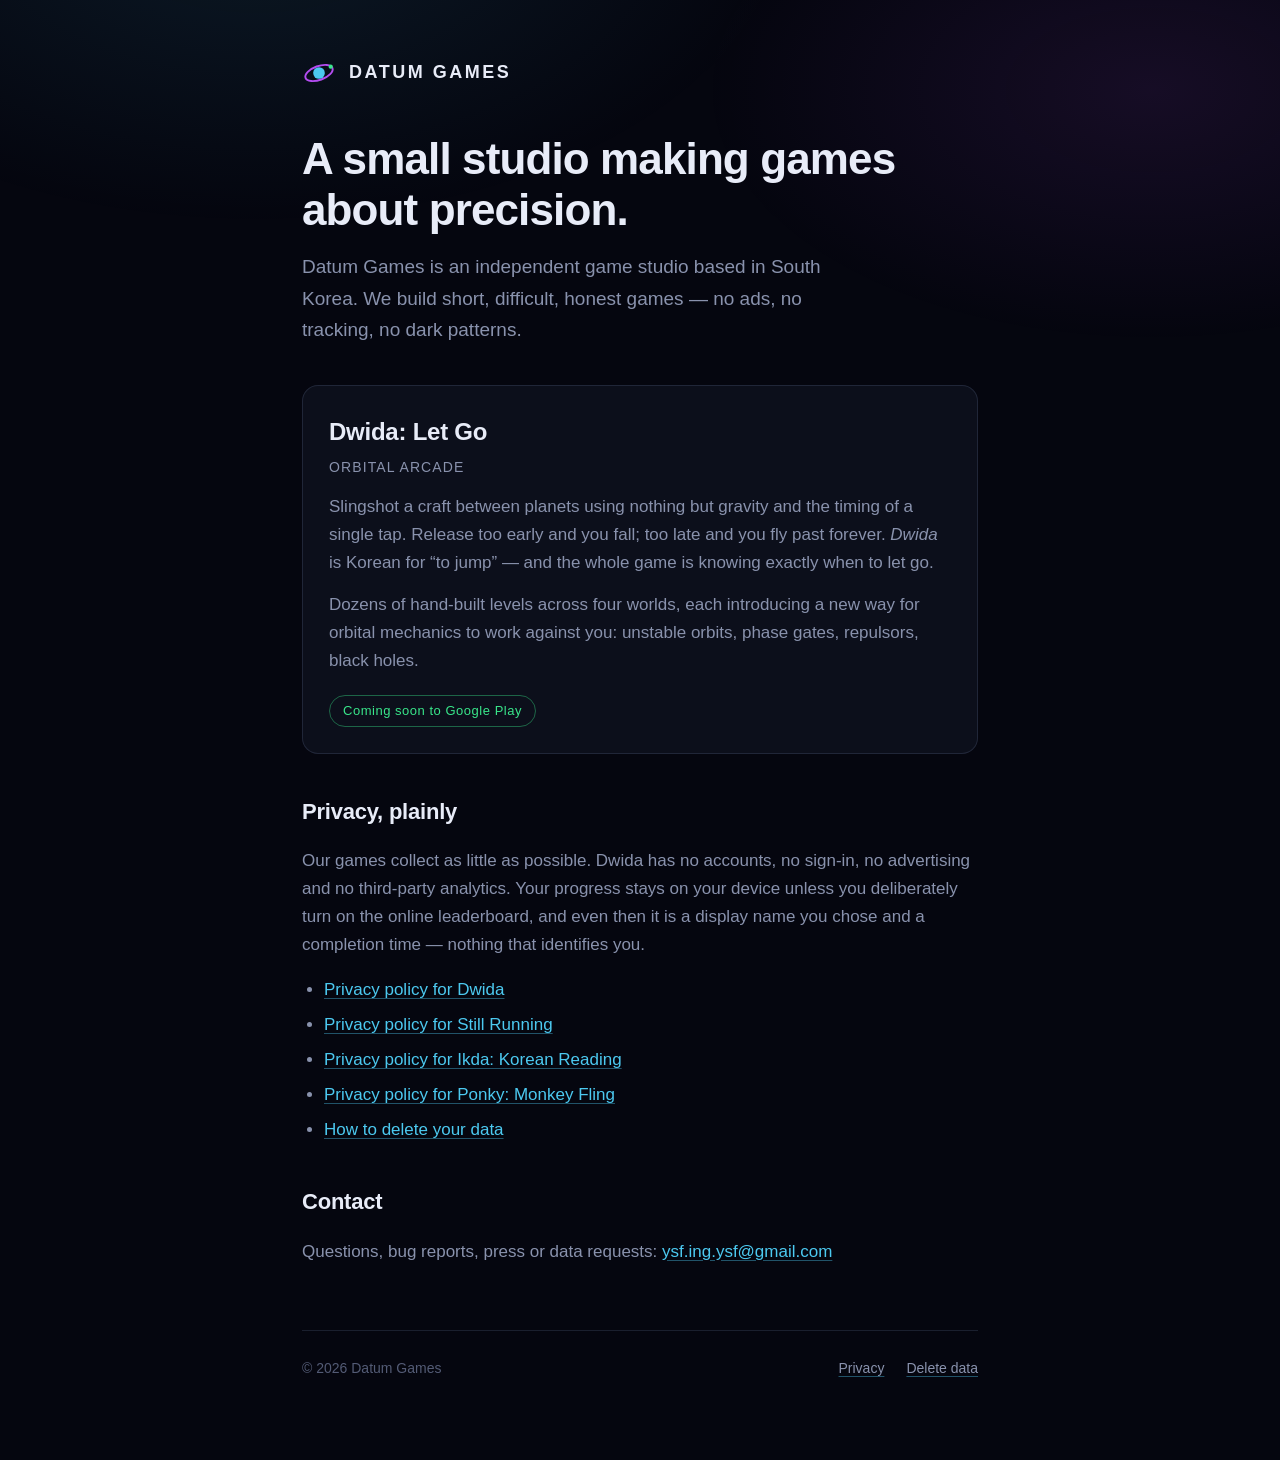
<file: index.html>
<!doctype html>
<html lang="en">
<head>
<meta charset="utf-8">
<meta name="viewport" content="width=device-width, initial-scale=1">
<title>Datum Games</title>
<meta name="description" content="Datum Games is a small independent game studio. We make Dwida, a one-tap orbital arcade game about timing.">
<link rel="stylesheet" href="style.css">
<link rel="icon" href="data:image/svg+xml,<svg xmlns='http://www.w3.org/2000/svg' viewBox='0 0 32 32'><circle cx='16' cy='16' r='5' fill='%234CC9F0'/><ellipse cx='16' cy='16' rx='13' ry='6' fill='none' stroke='%23B34CF0' stroke-width='2'/></svg>">
</head>
<body>
<div class="wrap">

  <a class="brand" href="./">
    <svg class="mark" viewBox="0 0 32 32" aria-hidden="true">
      <ellipse cx="16" cy="16" rx="13.5" ry="6.5" fill="none" stroke="#B34CF0" stroke-width="1.8" transform="rotate(-20 16 16)"/>
      <circle cx="16" cy="16" r="5.5" fill="#4CC9F0"/>
      <circle cx="27" cy="10" r="2" fill="#39E68B"/>
    </svg>
    <span class="brand-name">Datum Games</span>
  </a>

  <h1>A small studio making games about precision.</h1>
  <p class="lede">
    Datum Games is an independent game studio based in South Korea. We build
    short, difficult, honest games — no ads, no tracking, no dark patterns.
  </p>

  <div class="game">
    <h2>Dwida: Let Go</h2>
    <p class="tagline">Orbital arcade</p>
    <p>
      Slingshot a craft between planets using nothing but gravity and the
      timing of a single tap. Release too early and you fall; too late and you
      fly past forever. <em>Dwida</em> is Korean for “to jump” — and the whole
      game is knowing exactly when to let go.
    </p>
    <p>
      Dozens of hand-built levels across four worlds, each introducing a new
      way for orbital mechanics to work against you: unstable orbits, phase
      gates, repulsors, black holes.
    </p>
    <span class="status">Coming soon to Google Play</span>
  </div>

  <h2>Privacy, plainly</h2>
  <p>
    Our games collect as little as possible. Dwida has no accounts, no
    sign-in, no advertising and no third-party analytics. Your progress stays
    on your device unless you deliberately turn on the online leaderboard, and
    even then it is a display name you chose and a completion time — nothing
    that identifies you.
  </p>
  <ul>
    <li><a href="privacy.html">Privacy policy for Dwida</a></li>
    <li><a href="still-running-privacy.html">Privacy policy for Still Running</a></li>
    <li><a href="ikda-privacy.html">Privacy policy for Ikda: Korean Reading</a></li>
    <li><a href="ponky-privacy.html">Privacy policy for Ponky: Monkey Fling</a></li>
    <li><a href="delete-data.html">How to delete your data</a></li>
  </ul>

  <h2>Contact</h2>
  <p>
    Questions, bug reports, press or data requests:
    <a href="mailto:ysf.ing.ysf@gmail.com">ysf.ing.ysf@gmail.com</a>
  </p>

  <footer>
    <span>© 2026 Datum Games</span>
    <span class="spacer"></span>
    <a href="privacy.html">Privacy</a>
    <a href="delete-data.html">Delete data</a>
  </footer>

</div>
</body>
</html>
</file>
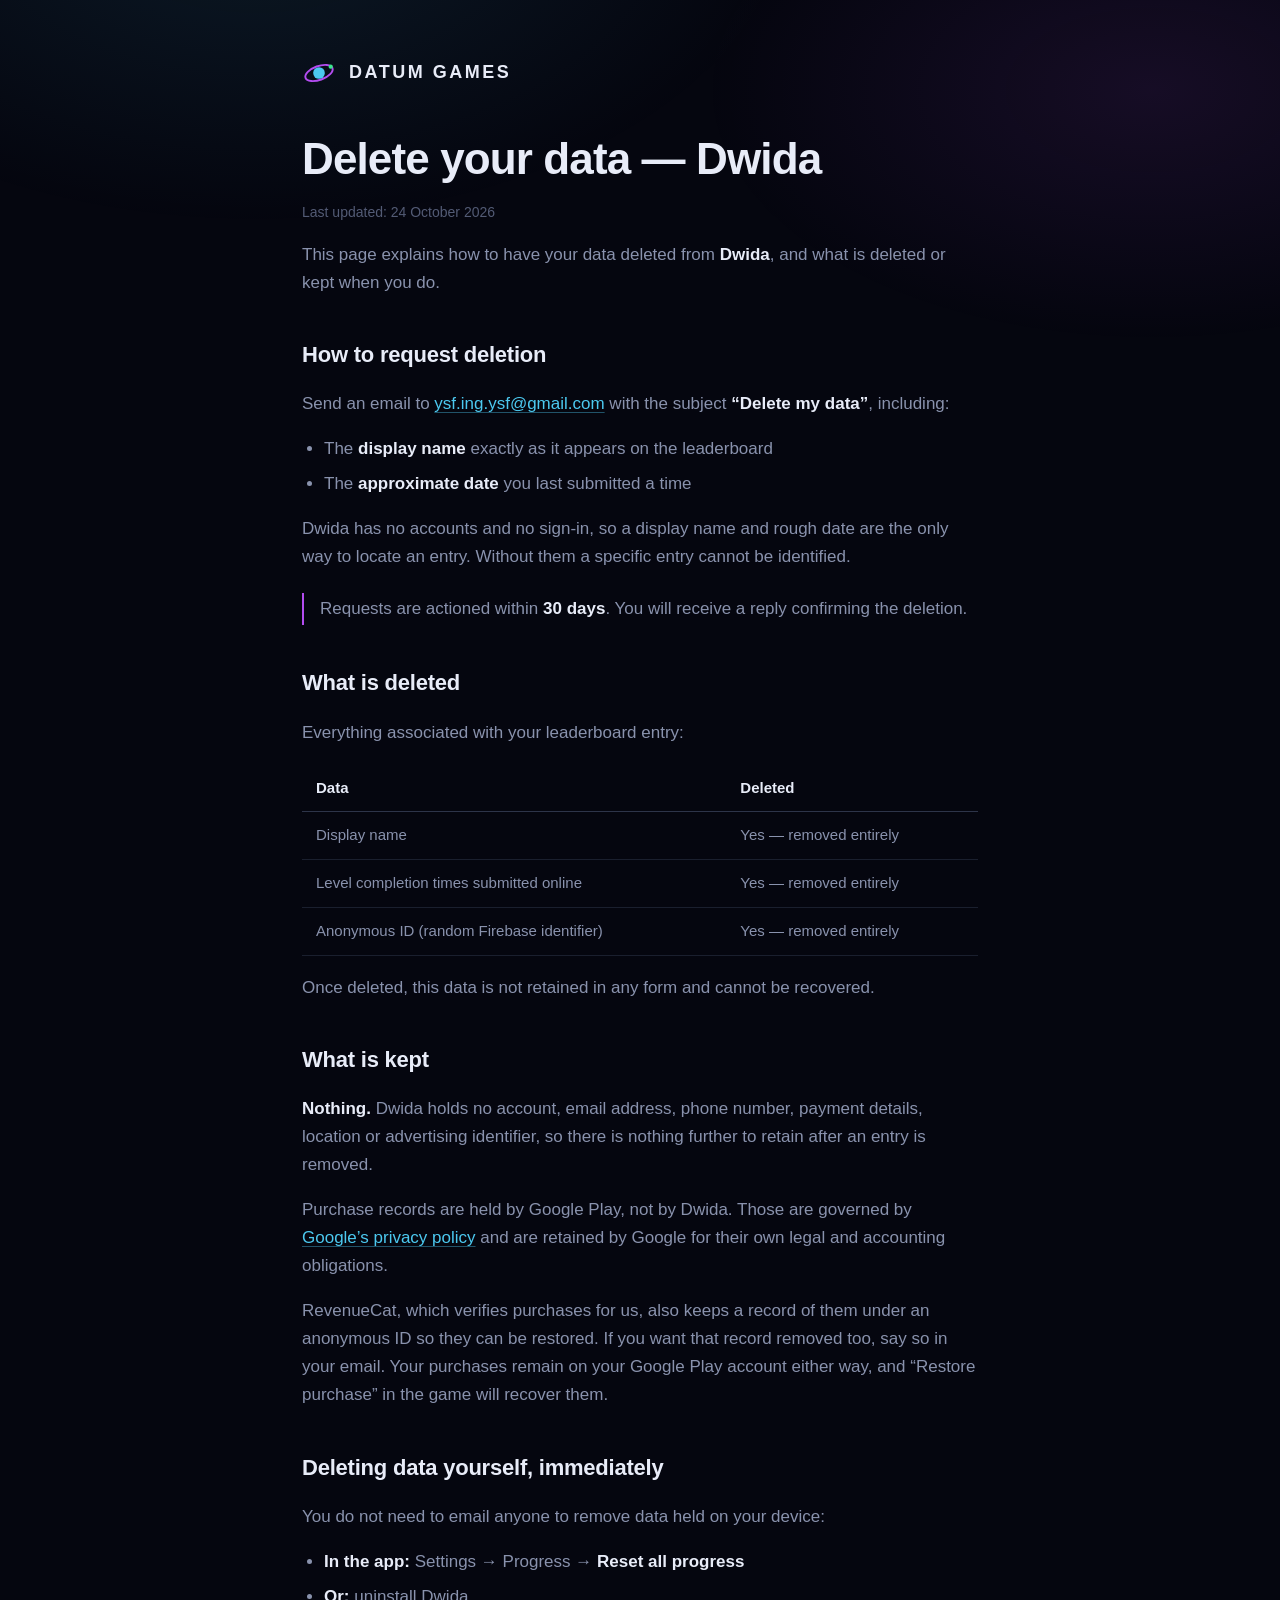
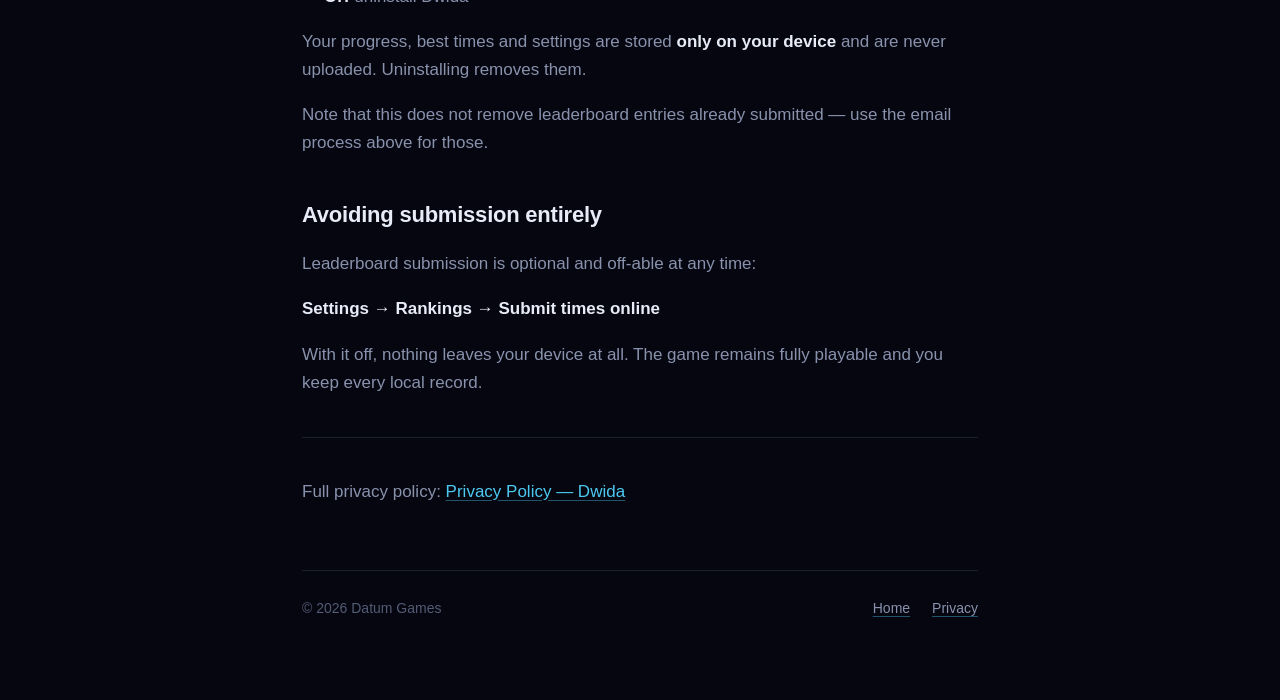
<file: delete-data.html>
<!doctype html>
<html lang="en">
<head>
<meta charset="utf-8">
<meta name="viewport" content="width=device-width, initial-scale=1">
<title>Delete your data — Dwida | Datum Games</title>
<meta name="description" content="How to have your data deleted from Dwida, and what is deleted or kept when you do.">
<link rel="stylesheet" href="style.css">
<link rel="icon" href="data:image/svg+xml,<svg xmlns='http://www.w3.org/2000/svg' viewBox='0 0 32 32'><circle cx='16' cy='16' r='5' fill='%234CC9F0'/><ellipse cx='16' cy='16' rx='13' ry='6' fill='none' stroke='%23B34CF0' stroke-width='2'/></svg>">
</head>
<body>
<div class="wrap">

  <a class="brand" href="./">
    <svg class="mark" viewBox="0 0 32 32" aria-hidden="true">
      <ellipse cx="16" cy="16" rx="13.5" ry="6.5" fill="none" stroke="#B34CF0" stroke-width="1.8" transform="rotate(-20 16 16)"/>
      <circle cx="16" cy="16" r="5.5" fill="#4CC9F0"/>
      <circle cx="27" cy="10" r="2" fill="#39E68B"/>
    </svg>
    <span class="brand-name">Datum Games</span>
  </a>

  <h1>Delete your data — Dwida</h1>
  <p class="updated">Last updated: 24 October 2026</p>

  <p>
    This page explains how to have your data deleted from <strong>Dwida</strong>,
    and what is deleted or kept when you do.
  </p>

  <h2>How to request deletion</h2>
  <p>
    Send an email to <a href="mailto:ysf.ing.ysf@gmail.com?subject=Delete%20my%20data">ysf.ing.ysf@gmail.com</a>
    with the subject <strong>“Delete my data”</strong>, including:
  </p>
  <ul>
    <li>The <strong>display name</strong> exactly as it appears on the leaderboard</li>
    <li>The <strong>approximate date</strong> you last submitted a time</li>
  </ul>
  <p>
    Dwida has no accounts and no sign-in, so a display name and rough date are
    the only way to locate an entry. Without them a specific entry cannot be
    identified.
  </p>
  <p class="note">
    Requests are actioned within <strong>30 days</strong>. You will receive a
    reply confirming the deletion.
  </p>

  <h2>What is deleted</h2>
  <p>Everything associated with your leaderboard entry:</p>

  <div class="table-scroll">
  <table>
    <thead>
      <tr><th>Data</th><th>Deleted</th></tr>
    </thead>
    <tbody>
      <tr><td>Display name</td><td>Yes — removed entirely</td></tr>
      <tr><td>Level completion times submitted online</td><td>Yes — removed entirely</td></tr>
      <tr><td>Anonymous ID (random Firebase identifier)</td><td>Yes — removed entirely</td></tr>
    </tbody>
  </table>
  </div>

  <p>
    Once deleted, this data is not retained in any form and cannot be recovered.
  </p>

  <h2>What is kept</h2>
  <p>
    <strong>Nothing.</strong> Dwida holds no account, email address, phone
    number, payment details, location or advertising identifier, so there is
    nothing further to retain after an entry is removed.
  </p>
  <p>
    Purchase records are held by Google Play, not by Dwida. Those are governed
    by <a href="https://policies.google.com/privacy">Google’s privacy policy</a>
    and are retained by Google for their own legal and accounting obligations.
  </p>
  <p>
    RevenueCat, which verifies purchases for us, also keeps a record of them
    under an anonymous ID so they can be restored. If you want that record
    removed too, say so in your email. Your purchases remain on your Google Play
    account either way, and “Restore purchase” in the game will recover them.
  </p>

  <h2>Deleting data yourself, immediately</h2>
  <p>You do not need to email anyone to remove data held on your device:</p>
  <ul>
    <li><strong>In the app:</strong> Settings → Progress → <strong>Reset all progress</strong></li>
    <li><strong>Or:</strong> uninstall Dwida</li>
  </ul>
  <p>
    Your progress, best times and settings are stored <strong>only on your
    device</strong> and are never uploaded. Uninstalling removes them.
  </p>
  <p>
    Note that this does not remove leaderboard entries already submitted — use
    the email process above for those.
  </p>

  <h2>Avoiding submission entirely</h2>
  <p>Leaderboard submission is optional and off-able at any time:</p>
  <p><strong>Settings → Rankings → Submit times online</strong></p>
  <p>
    With it off, nothing leaves your device at all. The game remains fully
    playable and you keep every local record.
  </p>

  <hr>

  <p>Full privacy policy: <a href="privacy.html">Privacy Policy — Dwida</a></p>

  <footer>
    <span>© 2026 Datum Games</span>
    <span class="spacer"></span>
    <a href="./">Home</a>
    <a href="privacy.html">Privacy</a>
  </footer>

</div>
</body>
</html>
</file>
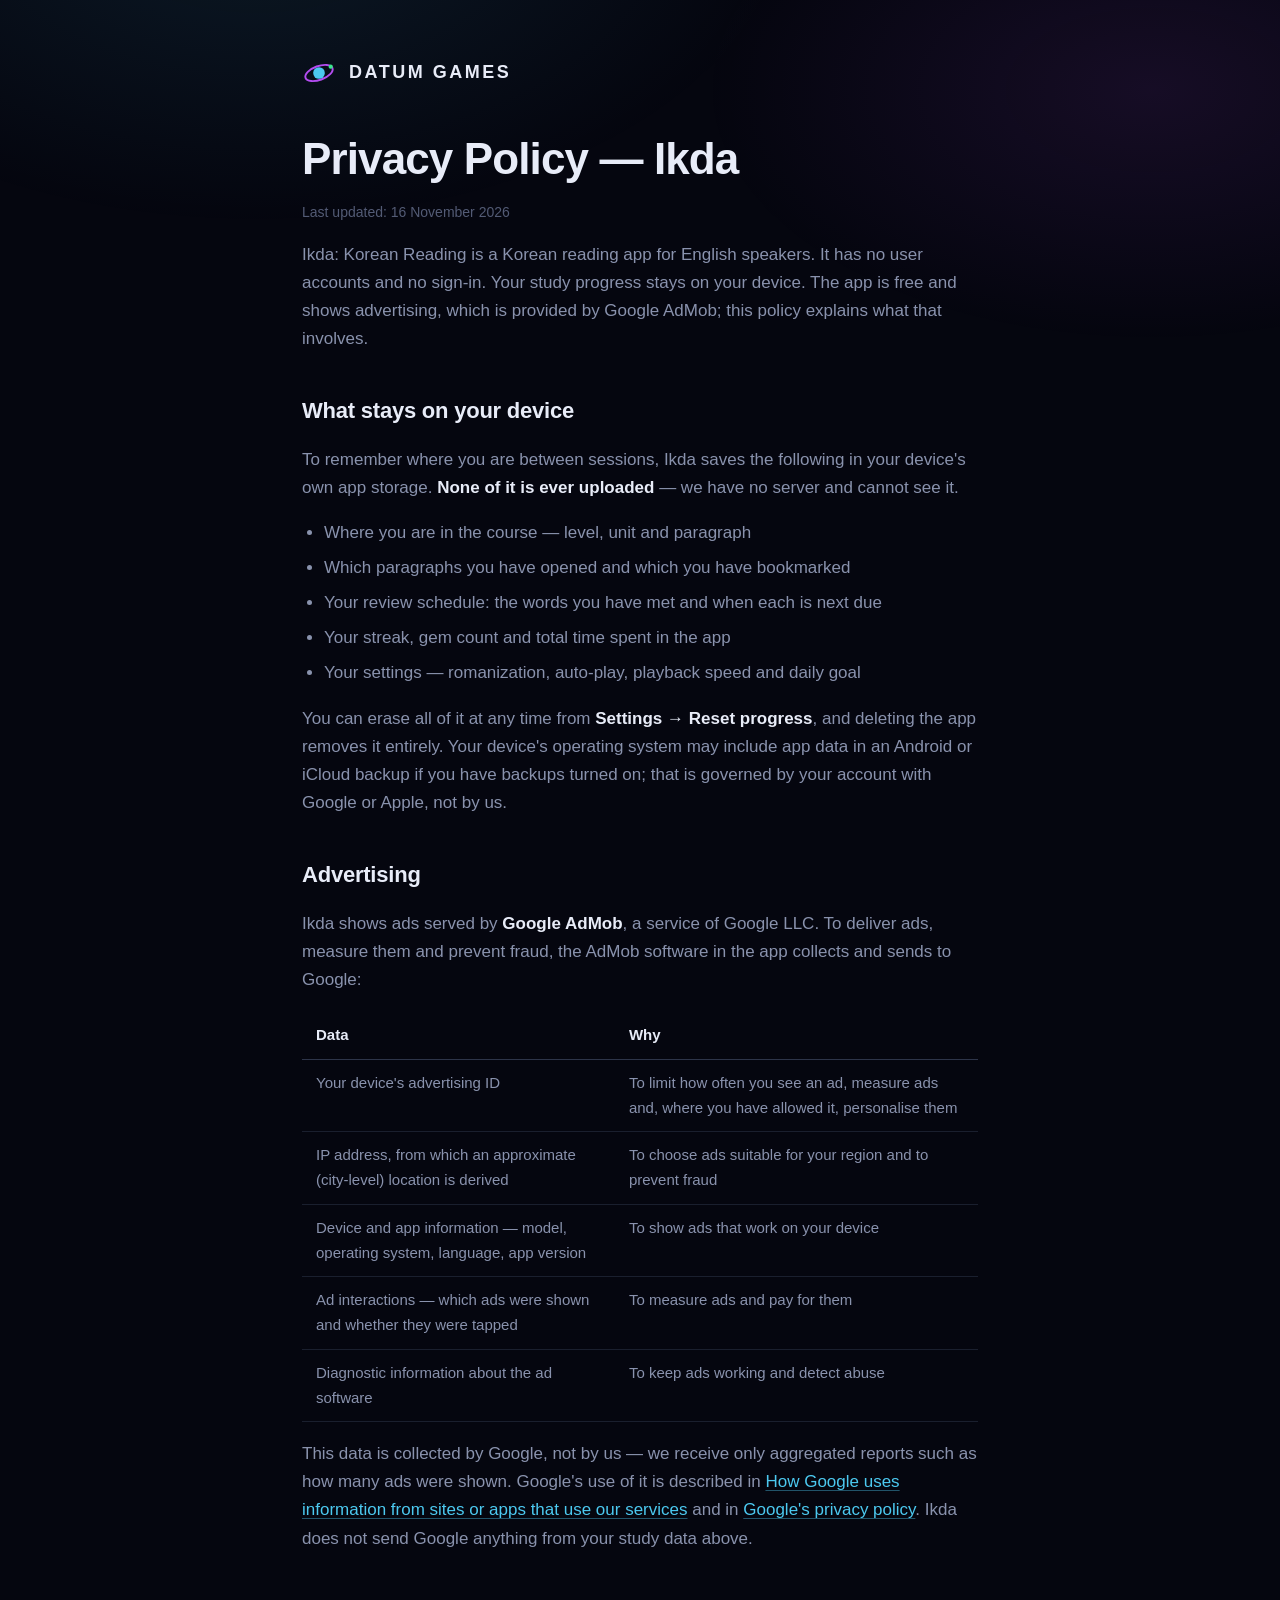
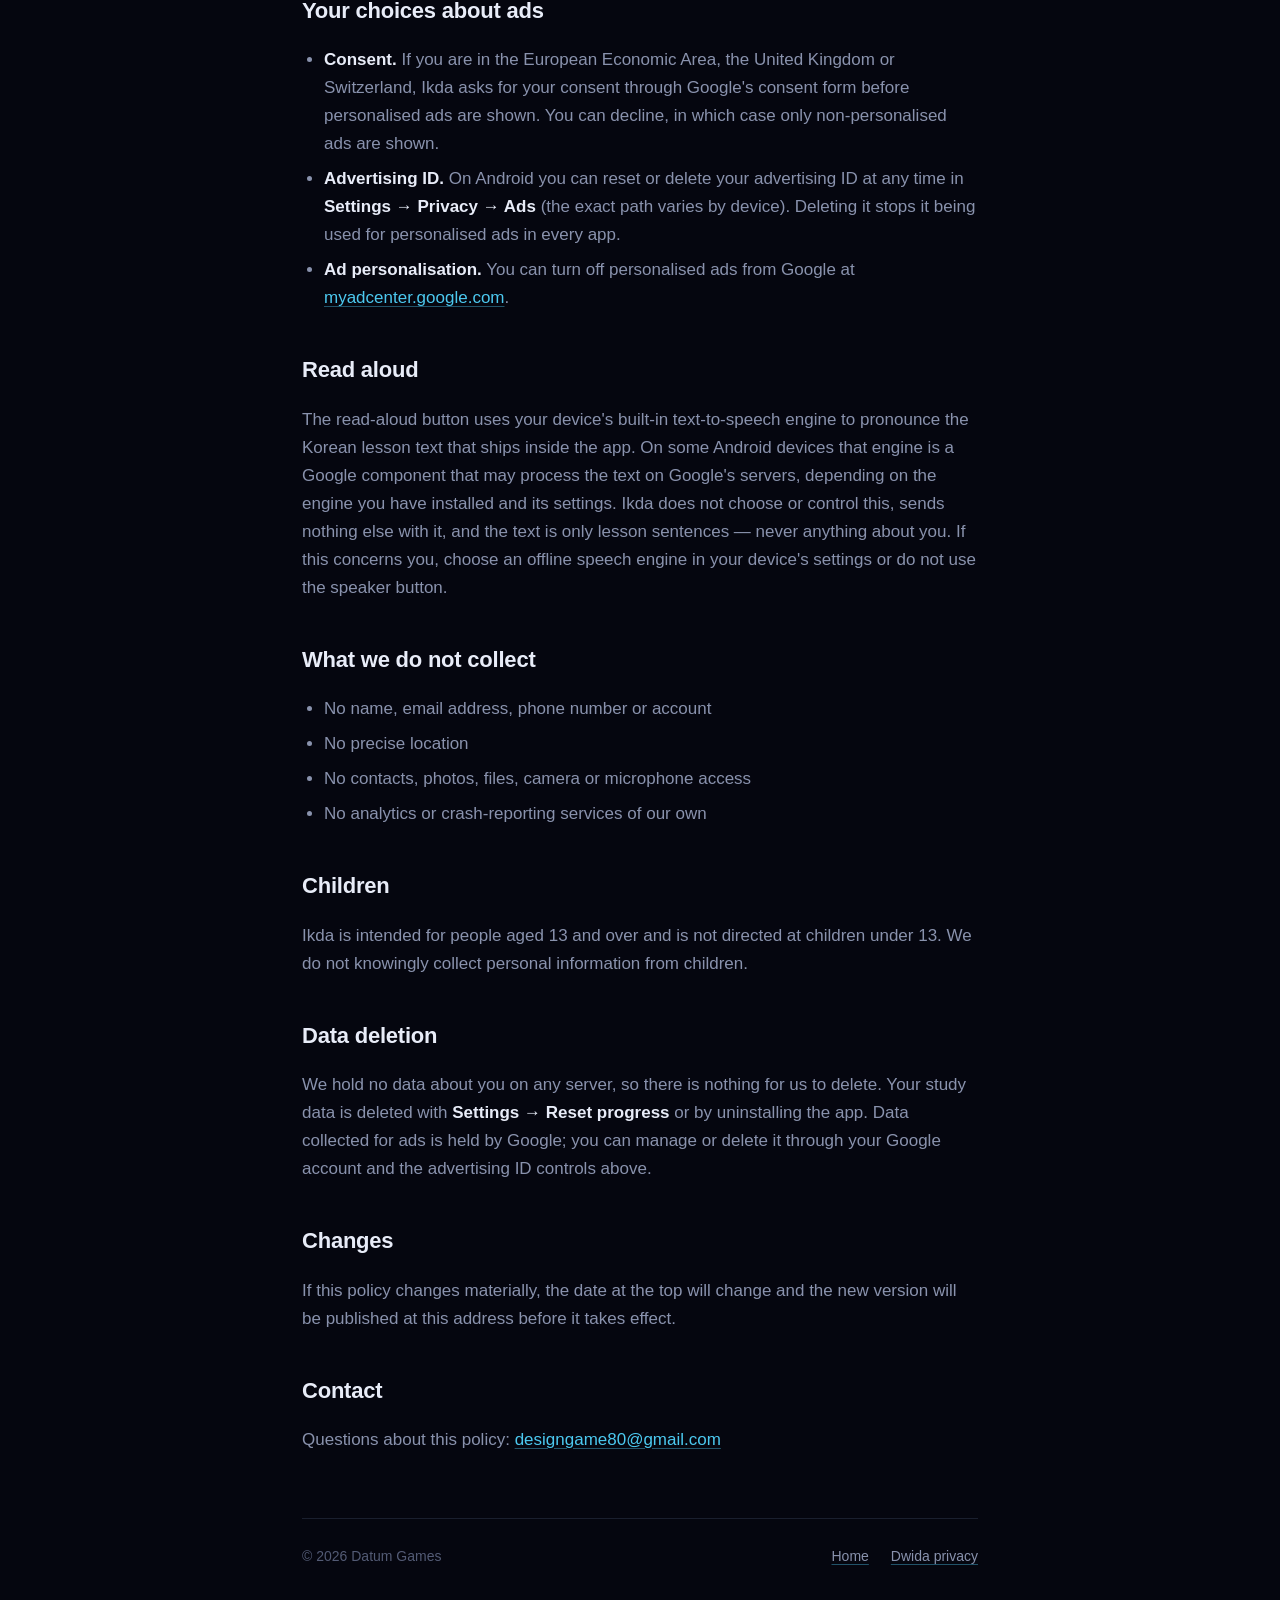
<file: ikda-privacy.html>
<!doctype html>
<html lang="en">
<head>
<meta charset="utf-8">
<meta name="viewport" content="width=device-width, initial-scale=1">
<title>Privacy Policy — Ikda | Datum Games</title>
<meta name="description" content="Privacy policy for Ikda: Korean Reading. No accounts; your progress stays on your device; ads are served by Google AdMob.">
<link rel="stylesheet" href="style.css">
<link rel="icon" href="data:image/svg+xml,<svg xmlns='http://www.w3.org/2000/svg' viewBox='0 0 32 32'><circle cx='16' cy='16' r='5' fill='%234CC9F0'/><ellipse cx='16' cy='16' rx='13' ry='6' fill='none' stroke='%23B34CF0' stroke-width='2'/></svg>">
</head>
<body>
<div class="wrap">

  <a class="brand" href="./">
    <svg class="mark" viewBox="0 0 32 32" aria-hidden="true">
      <ellipse cx="16" cy="16" rx="13.5" ry="6.5" fill="none" stroke="#B34CF0" stroke-width="1.8" transform="rotate(-20 16 16)"/>
      <circle cx="16" cy="16" r="5.5" fill="#4CC9F0"/>
      <circle cx="27" cy="10" r="2" fill="#39E68B"/>
    </svg>
    <span class="brand-name">Datum Games</span>
  </a>

  <h1>Privacy Policy — Ikda</h1>
  <p class="updated">Last updated: 16 November 2026</p>

  <p>
    Ikda: Korean Reading is a Korean reading app for English speakers. It has
    no user accounts and no sign-in. Your study progress stays on your device.
    The app is free and shows advertising, which is provided by Google AdMob;
    this policy explains what that involves.
  </p>

  <h2>What stays on your device</h2>
  <p>
    To remember where you are between sessions, Ikda saves the following in your
    device's own app storage. <strong>None of it is ever uploaded</strong> — we
    have no server and cannot see it.
  </p>
  <ul>
    <li>Where you are in the course — level, unit and paragraph</li>
    <li>Which paragraphs you have opened and which you have bookmarked</li>
    <li>Your review schedule: the words you have met and when each is next due</li>
    <li>Your streak, gem count and total time spent in the app</li>
    <li>Your settings — romanization, auto-play, playback speed and daily goal</li>
  </ul>
  <p>
    You can erase all of it at any time from <strong>Settings → Reset
    progress</strong>, and deleting the app removes it entirely. Your device's
    operating system may include app data in an Android or iCloud backup if you
    have backups turned on; that is governed by your account with Google or
    Apple, not by us.
  </p>

  <h2>Advertising</h2>
  <p>
    Ikda shows ads served by <strong>Google AdMob</strong>, a service of Google
    LLC. To deliver ads, measure them and prevent fraud, the AdMob software in
    the app collects and sends to Google:
  </p>

  <div class="table-scroll">
  <table>
    <thead>
      <tr><th>Data</th><th>Why</th></tr>
    </thead>
    <tbody>
      <tr>
        <td>Your device's advertising ID</td>
        <td>To limit how often you see an ad, measure ads and, where you have
          allowed it, personalise them</td>
      </tr>
      <tr>
        <td>IP address, from which an approximate (city-level) location is
          derived</td>
        <td>To choose ads suitable for your region and to prevent fraud</td>
      </tr>
      <tr>
        <td>Device and app information — model, operating system, language,
          app version</td>
        <td>To show ads that work on your device</td>
      </tr>
      <tr>
        <td>Ad interactions — which ads were shown and whether they were
          tapped</td>
        <td>To measure ads and pay for them</td>
      </tr>
      <tr>
        <td>Diagnostic information about the ad software</td>
        <td>To keep ads working and detect abuse</td>
      </tr>
    </tbody>
  </table>
  </div>

  <p>
    This data is collected by Google, not by us — we receive only aggregated
    reports such as how many ads were shown. Google's use of it is described in
    <a href="https://policies.google.com/technologies/partner-sites">How Google
    uses information from sites or apps that use our services</a> and in
    <a href="https://policies.google.com/privacy">Google's privacy policy</a>.
    Ikda does not send Google anything from your study data above.
  </p>

  <h2>Your choices about ads</h2>
  <ul>
    <li>
      <strong>Consent.</strong> If you are in the European Economic Area, the
      United Kingdom or Switzerland, Ikda asks for your consent through
      Google's consent form before personalised ads are shown. You can decline,
      in which case only non-personalised ads are shown.
    </li>
    <li>
      <strong>Advertising ID.</strong> On Android you can reset or delete your
      advertising ID at any time in <strong>Settings → Privacy → Ads</strong>
      (the exact path varies by device). Deleting it stops it being used for
      personalised ads in every app.
    </li>
    <li>
      <strong>Ad personalisation.</strong> You can turn off personalised ads
      from Google at
      <a href="https://myadcenter.google.com/">myadcenter.google.com</a>.
    </li>
  </ul>

  <h2>Read aloud</h2>
  <p>
    The read-aloud button uses your device's built-in text-to-speech engine to
    pronounce the Korean lesson text that ships inside the app. On some Android
    devices that engine is a Google component that may process the text on
    Google's servers, depending on the engine you have installed and its
    settings. Ikda does not choose or control this, sends nothing else with it,
    and the text is only lesson sentences — never anything about you. If this
    concerns you, choose an offline speech engine in your device's settings or
    do not use the speaker button.
  </p>

  <h2>What we do not collect</h2>
  <ul>
    <li>No name, email address, phone number or account</li>
    <li>No precise location</li>
    <li>No contacts, photos, files, camera or microphone access</li>
    <li>No analytics or crash-reporting services of our own</li>
  </ul>

  <h2>Children</h2>
  <p>
    Ikda is intended for people aged 13 and over and is not directed at
    children under 13. We do not knowingly collect personal information from
    children.
  </p>

  <h2>Data deletion</h2>
  <p>
    We hold no data about you on any server, so there is nothing for us to
    delete. Your study data is deleted with <strong>Settings → Reset
    progress</strong> or by uninstalling the app. Data collected for ads is held
    by Google; you can manage or delete it through your Google account and the
    advertising ID controls above.
  </p>

  <h2>Changes</h2>
  <p>
    If this policy changes materially, the date at the top will change and the
    new version will be published at this address before it takes effect.
  </p>

  <h2>Contact</h2>
  <p>
    Questions about this policy:
    <a href="mailto:designgame80@gmail.com">designgame80@gmail.com</a>
  </p>

  <footer>
    <span>© 2026 Datum Games</span>
    <span class="spacer"></span>
    <a href="./">Home</a>
    <a href="privacy.html">Dwida privacy</a>
  </footer>

</div>
</body>
</html>
</file>
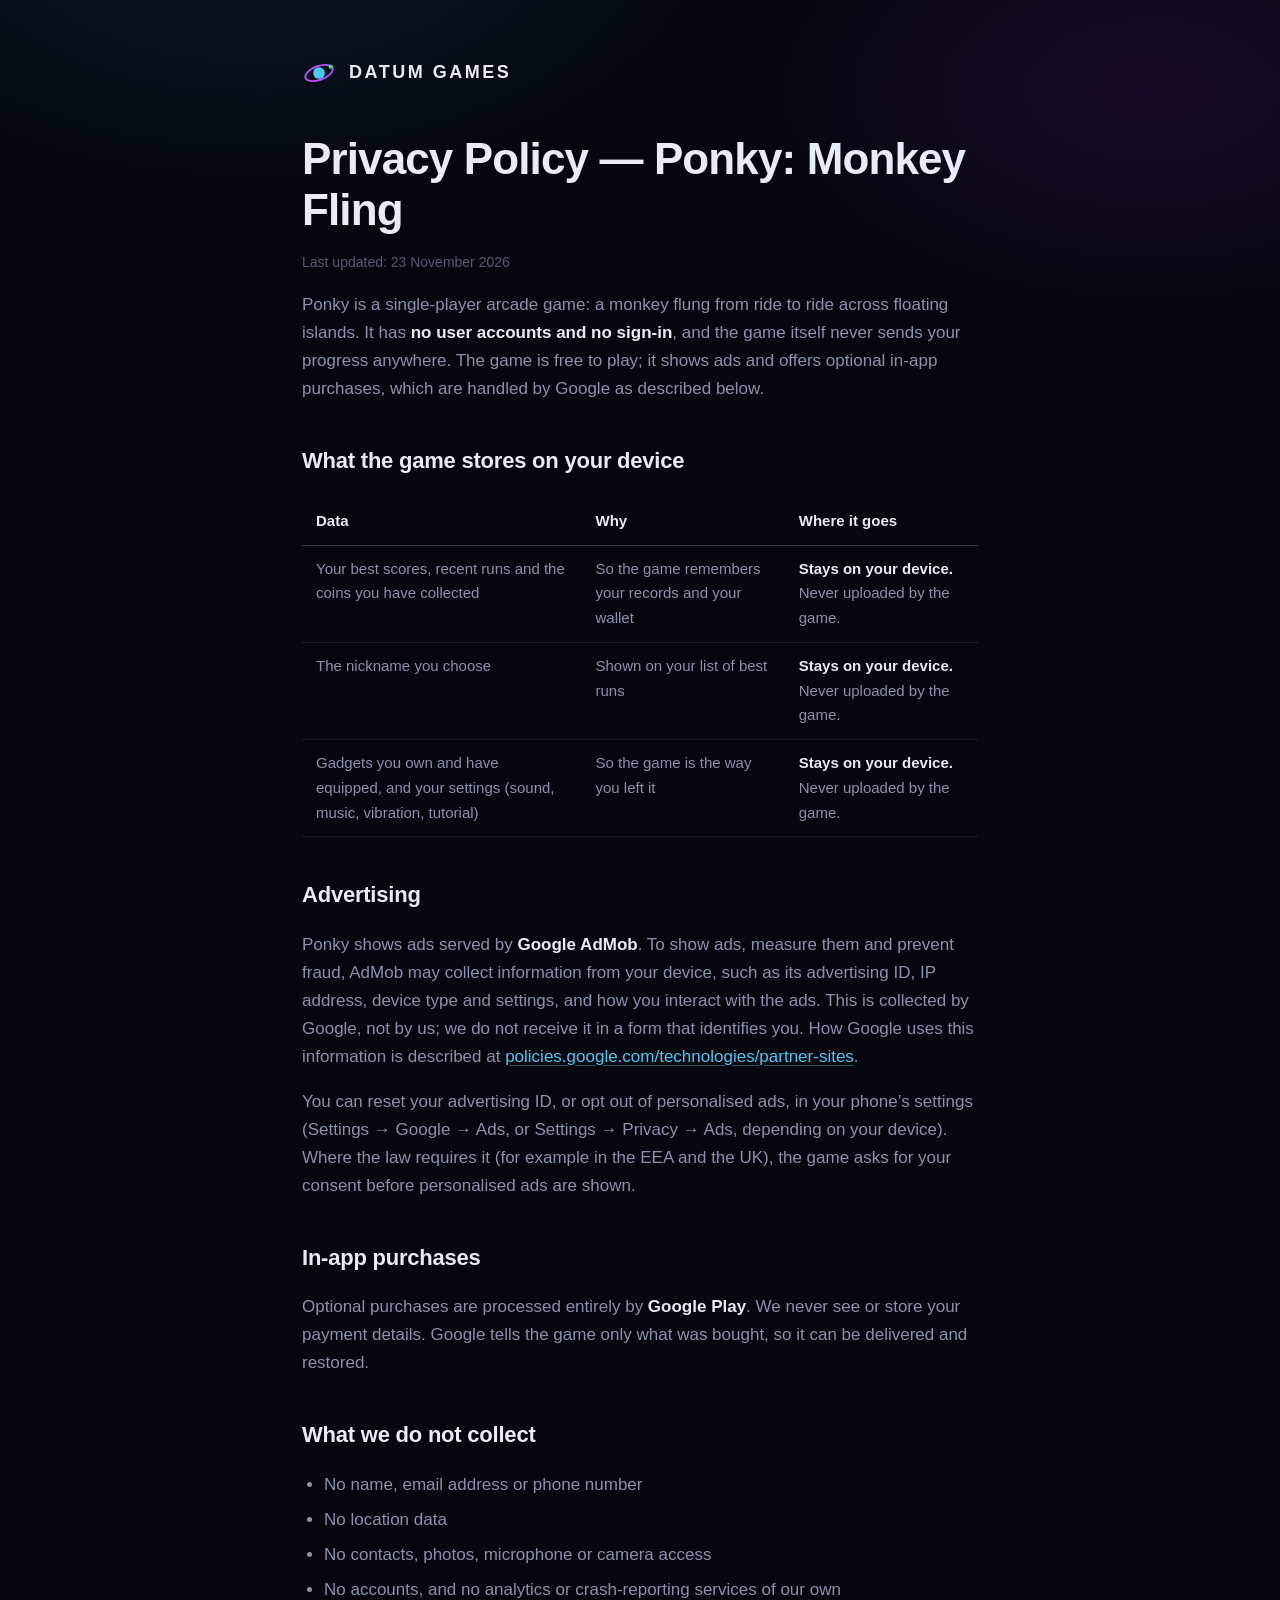
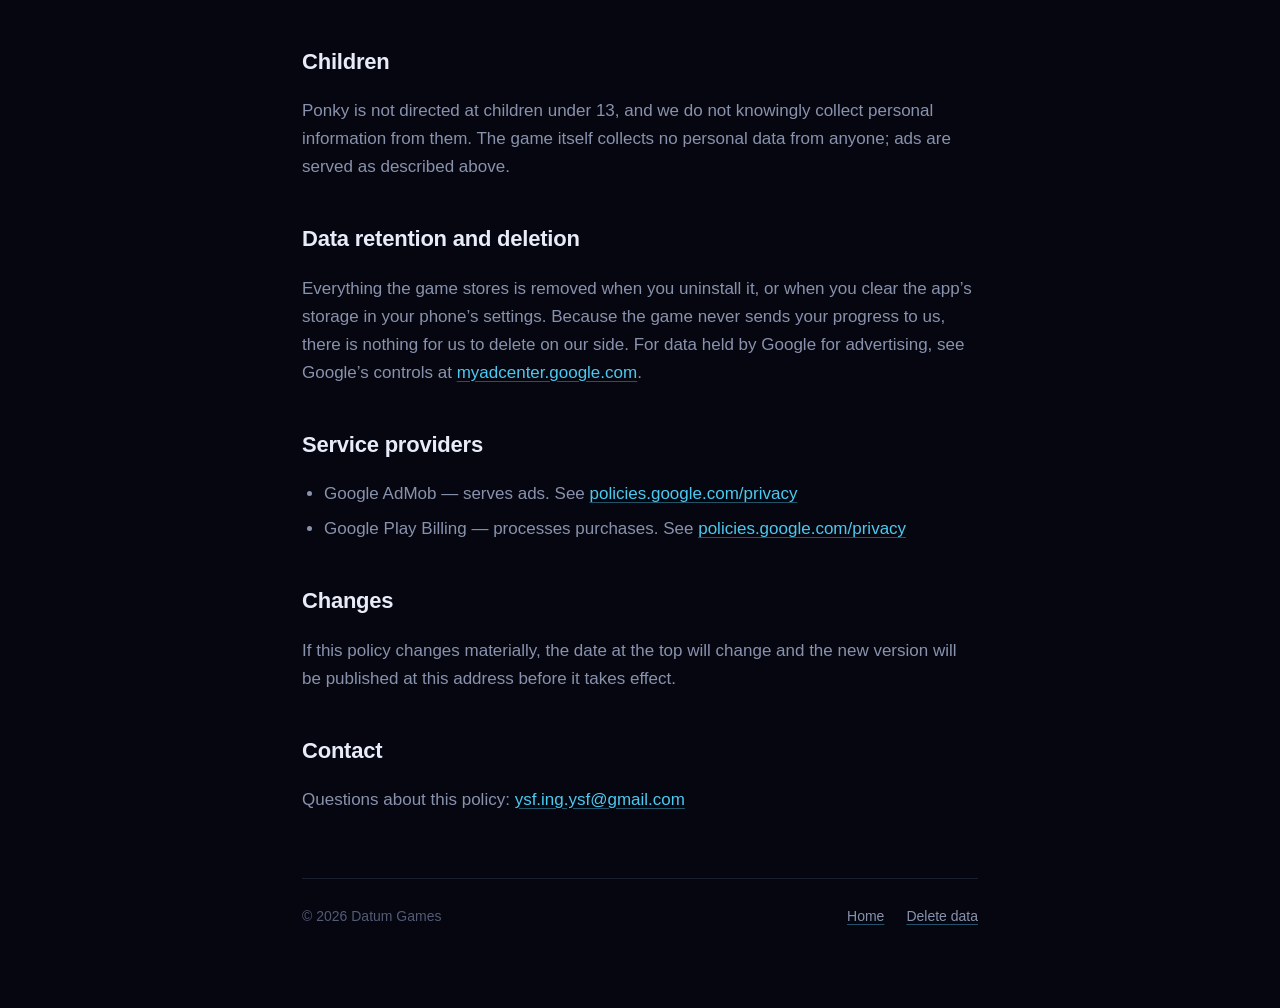
<file: ponky-privacy.html>
<!doctype html>
<html lang="en">
<head>
<meta charset="utf-8">
<meta name="viewport" content="width=device-width, initial-scale=1">
<title>Privacy Policy — Ponky | Datum Games</title>
<meta name="description" content="Privacy policy for Ponky: Monkey Fling. No accounts; your progress stays on your device. Ads are served by Google AdMob and purchases are handled by Google Play.">
<link rel="stylesheet" href="style.css">
<link rel="icon" href="data:image/svg+xml,<svg xmlns='http://www.w3.org/2000/svg' viewBox='0 0 32 32'><circle cx='16' cy='16' r='5' fill='%234CC9F0'/><ellipse cx='16' cy='16' rx='13' ry='6' fill='none' stroke='%23B34CF0' stroke-width='2'/></svg>">
</head>
<body>
<div class="wrap">

  <a class="brand" href="./">
    <svg class="mark" viewBox="0 0 32 32" aria-hidden="true">
      <ellipse cx="16" cy="16" rx="13.5" ry="6.5" fill="none" stroke="#B34CF0" stroke-width="1.8" transform="rotate(-20 16 16)"/>
      <circle cx="16" cy="16" r="5.5" fill="#4CC9F0"/>
      <circle cx="27" cy="10" r="2" fill="#39E68B"/>
    </svg>
    <span class="brand-name">Datum Games</span>
  </a>

  <h1>Privacy Policy — Ponky: Monkey Fling</h1>
  <p class="updated">Last updated: 23 November 2026</p>

  <p>
    Ponky is a single-player arcade game: a monkey flung from ride to ride
    across floating islands. It has <strong>no user accounts and no sign-in</strong>,
    and the game itself never sends your progress anywhere. The game is free to
    play; it shows ads and offers optional in-app purchases, which are handled
    by Google as described below.
  </p>

  <h2>What the game stores on your device</h2>

  <div class="table-scroll">
  <table>
    <thead>
      <tr><th>Data</th><th>Why</th><th>Where it goes</th></tr>
    </thead>
    <tbody>
      <tr>
        <td>Your best scores, recent runs and the coins you have collected</td>
        <td>So the game remembers your records and your wallet</td>
        <td><strong>Stays on your device.</strong> Never uploaded by the game.</td>
      </tr>
      <tr>
        <td>The nickname you choose</td>
        <td>Shown on your list of best runs</td>
        <td><strong>Stays on your device.</strong> Never uploaded by the game.</td>
      </tr>
      <tr>
        <td>Gadgets you own and have equipped, and your settings (sound, music, vibration, tutorial)</td>
        <td>So the game is the way you left it</td>
        <td><strong>Stays on your device.</strong> Never uploaded by the game.</td>
      </tr>
    </tbody>
  </table>
  </div>

  <h2>Advertising</h2>
  <p>
    Ponky shows ads served by <strong>Google AdMob</strong>. To show ads, measure
    them and prevent fraud, AdMob may collect information from your device,
    such as its advertising ID, IP address, device type and settings, and how
    you interact with the ads. This is collected by Google, not by us; we do not
    receive it in a form that identifies you. How Google uses this information is
    described at
    <a href="https://policies.google.com/technologies/partner-sites">policies.google.com/technologies/partner-sites</a>.
  </p>
  <p>
    You can reset your advertising ID, or opt out of personalised ads, in your
    phone’s settings (Settings → Google → Ads, or Settings → Privacy → Ads,
    depending on your device). Where the law requires it (for example in the
    EEA and the UK), the game asks for your consent before personalised ads are
    shown.
  </p>

  <h2>In-app purchases</h2>
  <p>
    Optional purchases are processed entirely by <strong>Google Play</strong>.
    We never see or store your payment details. Google tells the game only what
    was bought, so it can be delivered and restored.
  </p>

  <h2>What we do not collect</h2>
  <ul>
    <li>No name, email address or phone number</li>
    <li>No location data</li>
    <li>No contacts, photos, microphone or camera access</li>
    <li>No accounts, and no analytics or crash-reporting services of our own</li>
  </ul>

  <h2>Children</h2>
  <p>
    Ponky is not directed at children under 13, and we do not knowingly collect
    personal information from them. The game itself collects no personal data
    from anyone; ads are served as described above.
  </p>

  <h2>Data retention and deletion</h2>
  <p>
    Everything the game stores is removed when you uninstall it, or when you
    clear the app’s storage in your phone’s settings. Because the game never
    sends your progress to us, there is nothing for us to delete on our side.
    For data held by Google for advertising, see Google’s controls at
    <a href="https://myadcenter.google.com">myadcenter.google.com</a>.
  </p>

  <h2>Service providers</h2>
  <ul>
    <li>Google AdMob — serves ads. See <a href="https://policies.google.com/privacy">policies.google.com/privacy</a></li>
    <li>Google Play Billing — processes purchases. See <a href="https://policies.google.com/privacy">policies.google.com/privacy</a></li>
  </ul>

  <h2>Changes</h2>
  <p>
    If this policy changes materially, the date at the top will change and the
    new version will be published at this address before it takes effect.
  </p>

  <h2>Contact</h2>
  <p>
    Questions about this policy:
    <a href="mailto:ysf.ing.ysf@gmail.com">ysf.ing.ysf@gmail.com</a>
  </p>

  <footer>
    <span>© 2026 Datum Games</span>
    <span class="spacer"></span>
    <a href="./">Home</a>
    <a href="delete-data.html">Delete data</a>
  </footer>

</div>
</body>
</html>
</file>
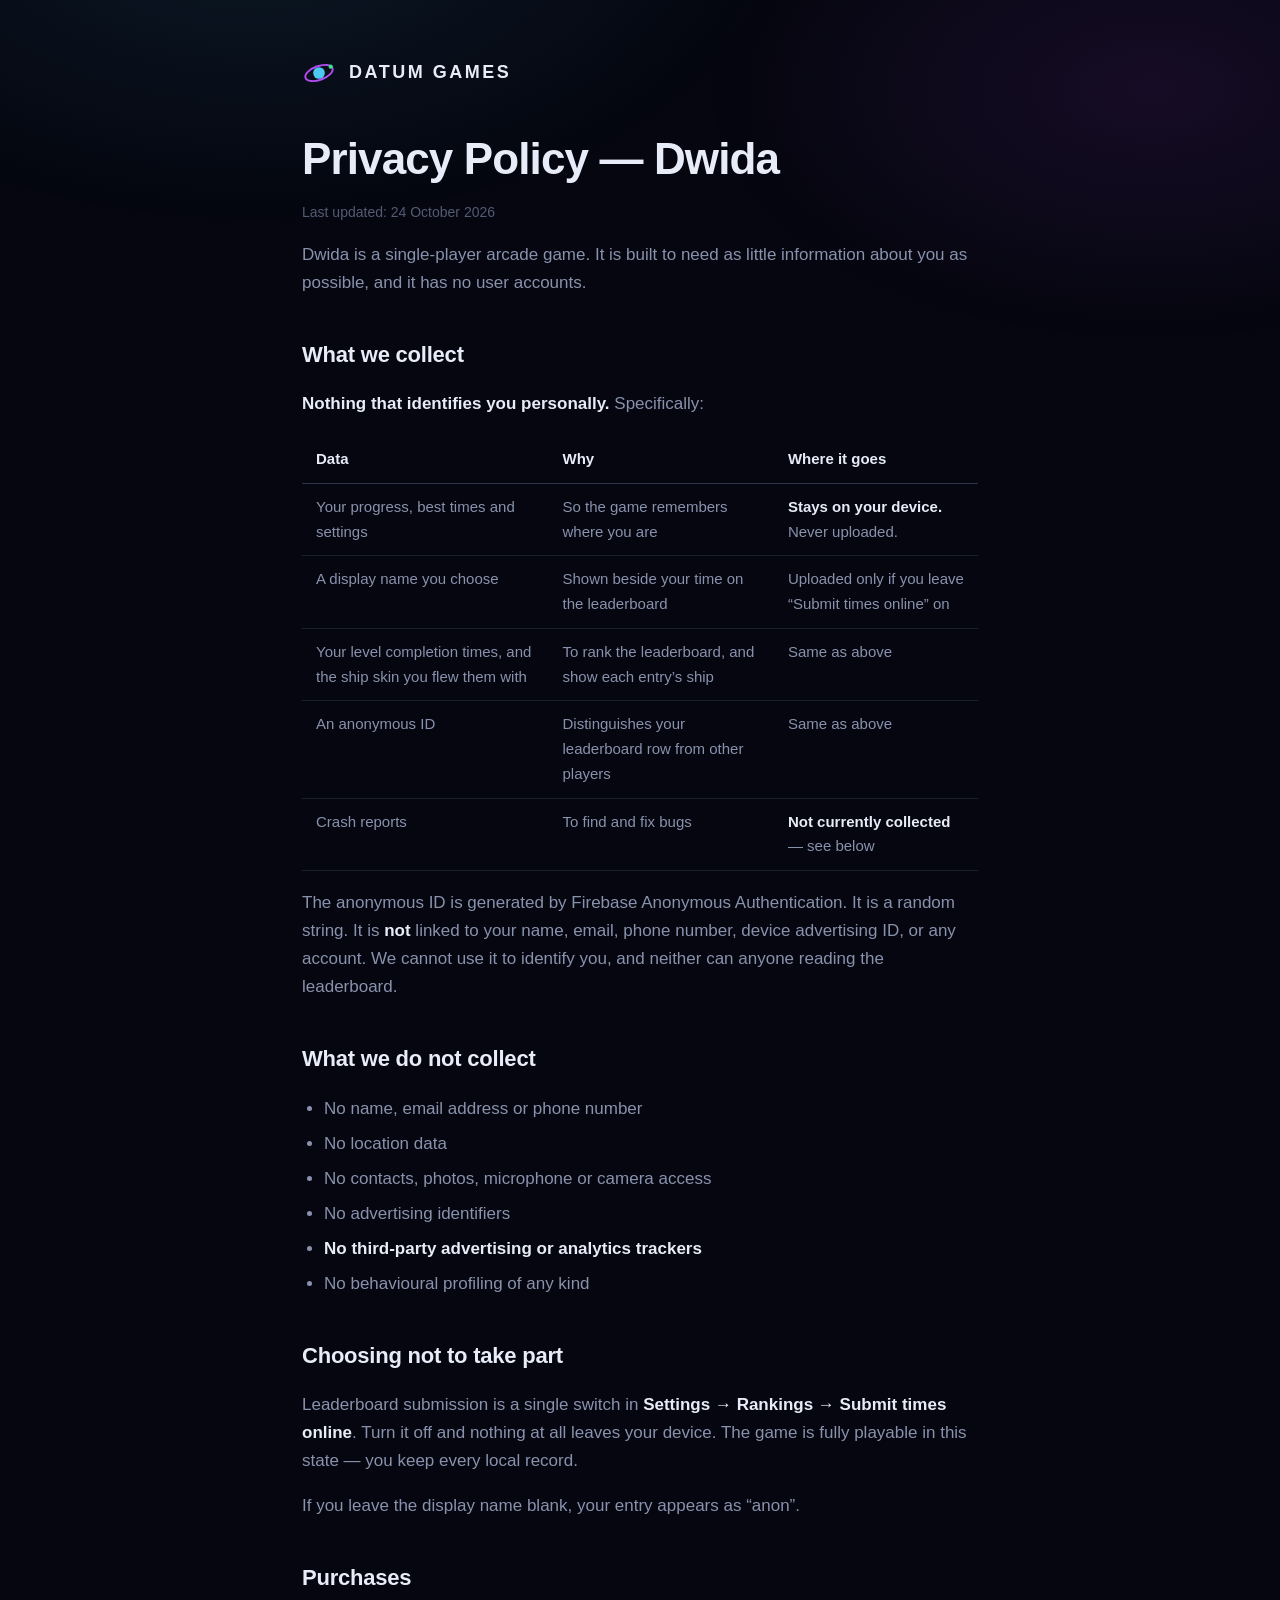
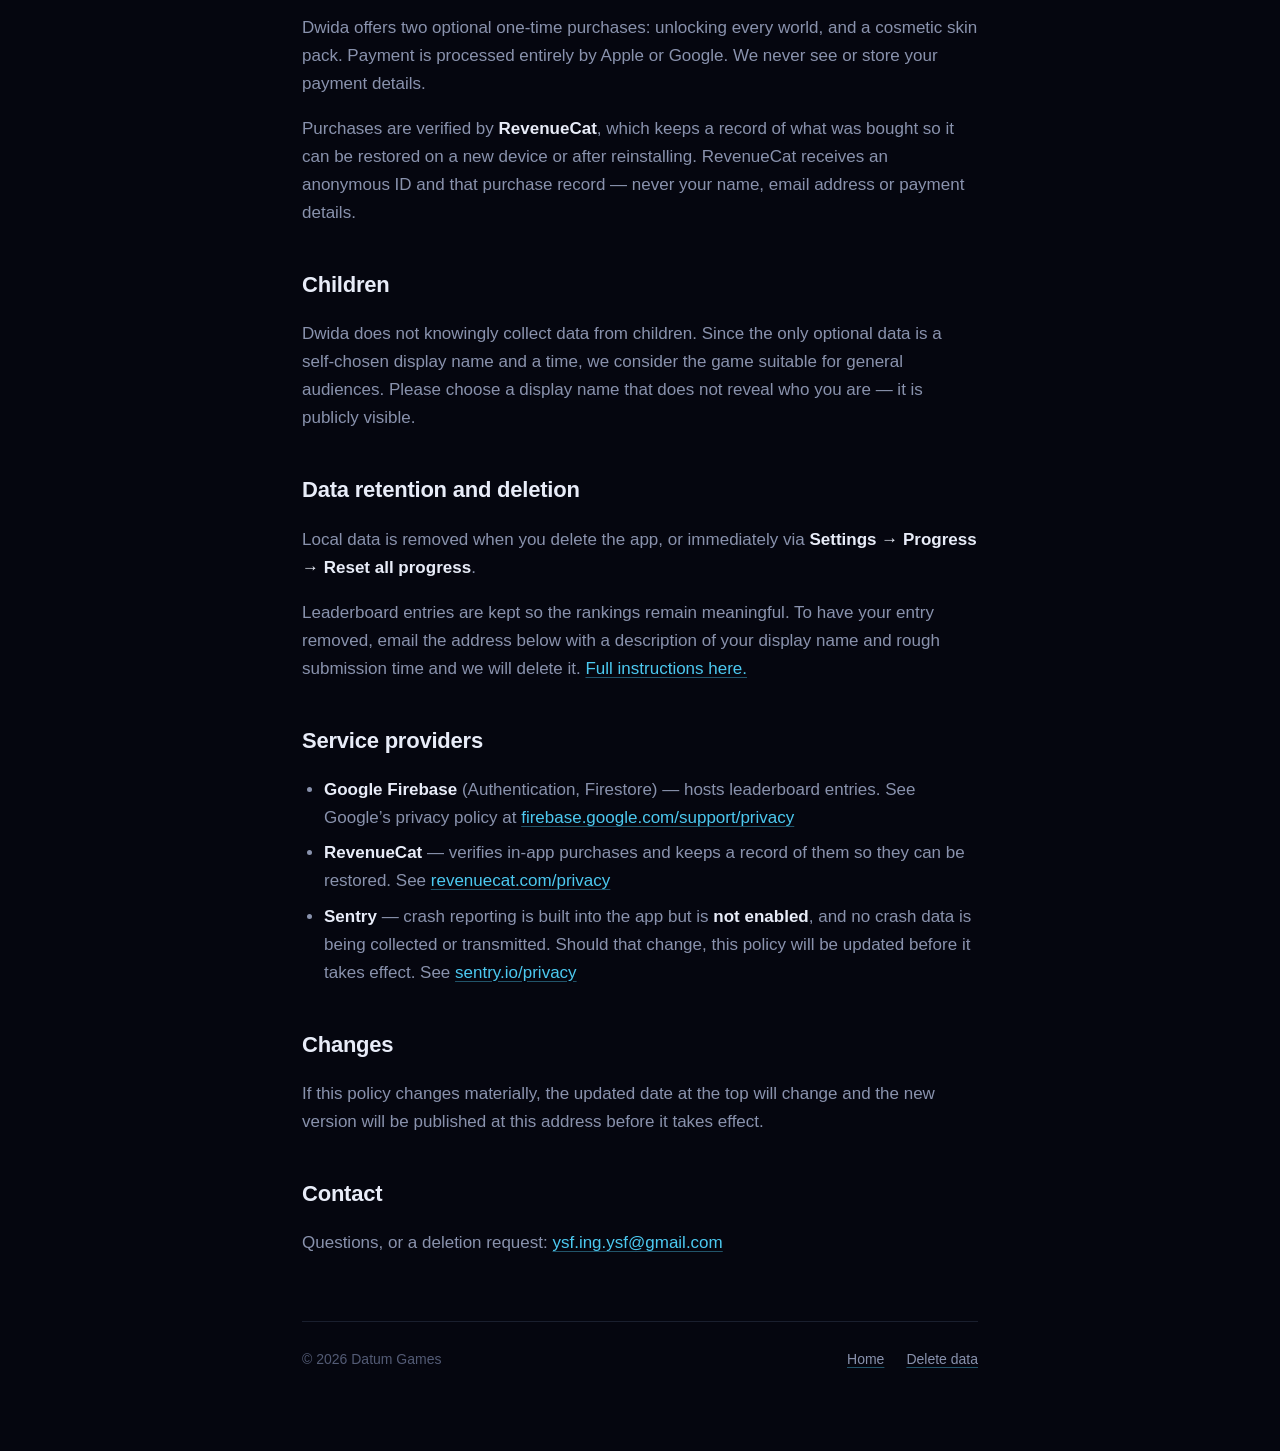
<file: privacy.html>
<!doctype html>
<html lang="en">
<head>
<meta charset="utf-8">
<meta name="viewport" content="width=device-width, initial-scale=1">
<title>Privacy Policy — Dwida | Datum Games</title>
<meta name="description" content="Privacy policy for Dwida. No accounts, no advertising, no third-party analytics.">
<link rel="stylesheet" href="style.css">
<link rel="icon" href="data:image/svg+xml,<svg xmlns='http://www.w3.org/2000/svg' viewBox='0 0 32 32'><circle cx='16' cy='16' r='5' fill='%234CC9F0'/><ellipse cx='16' cy='16' rx='13' ry='6' fill='none' stroke='%23B34CF0' stroke-width='2'/></svg>">
</head>
<body>
<div class="wrap">

  <a class="brand" href="./">
    <svg class="mark" viewBox="0 0 32 32" aria-hidden="true">
      <ellipse cx="16" cy="16" rx="13.5" ry="6.5" fill="none" stroke="#B34CF0" stroke-width="1.8" transform="rotate(-20 16 16)"/>
      <circle cx="16" cy="16" r="5.5" fill="#4CC9F0"/>
      <circle cx="27" cy="10" r="2" fill="#39E68B"/>
    </svg>
    <span class="brand-name">Datum Games</span>
  </a>

  <h1>Privacy Policy — Dwida</h1>
  <p class="updated">Last updated: 24 October 2026</p>

  <p>
    Dwida is a single-player arcade game. It is built to need as little
    information about you as possible, and it has no user accounts.
  </p>

  <h2>What we collect</h2>
  <p><strong>Nothing that identifies you personally.</strong> Specifically:</p>

  <div class="table-scroll">
  <table>
    <thead>
      <tr><th>Data</th><th>Why</th><th>Where it goes</th></tr>
    </thead>
    <tbody>
      <tr>
        <td>Your progress, best times and settings</td>
        <td>So the game remembers where you are</td>
        <td><strong>Stays on your device.</strong> Never uploaded.</td>
      </tr>
      <tr>
        <td>A display name you choose</td>
        <td>Shown beside your time on the leaderboard</td>
        <td>Uploaded only if you leave “Submit times online” on</td>
      </tr>
      <tr>
        <td>Your level completion times, and the ship skin you flew them with</td>
        <td>To rank the leaderboard, and show each entry’s ship</td>
        <td>Same as above</td>
      </tr>
      <tr>
        <td>An anonymous ID</td>
        <td>Distinguishes your leaderboard row from other players</td>
        <td>Same as above</td>
      </tr>
      <tr>
        <td>Crash reports</td>
        <td>To find and fix bugs</td>
        <td><strong>Not currently collected</strong> — see below</td>
      </tr>
    </tbody>
  </table>
  </div>

  <p>
    The anonymous ID is generated by Firebase Anonymous Authentication. It is a
    random string. It is <strong>not</strong> linked to your name, email, phone
    number, device advertising ID, or any account. We cannot use it to identify
    you, and neither can anyone reading the leaderboard.
  </p>

  <h2>What we do not collect</h2>
  <ul>
    <li>No name, email address or phone number</li>
    <li>No location data</li>
    <li>No contacts, photos, microphone or camera access</li>
    <li>No advertising identifiers</li>
    <li><strong>No third-party advertising or analytics trackers</strong></li>
    <li>No behavioural profiling of any kind</li>
  </ul>

  <h2>Choosing not to take part</h2>
  <p>
    Leaderboard submission is a single switch in
    <strong>Settings → Rankings → Submit times online</strong>. Turn it off and
    nothing at all leaves your device. The game is fully playable in this state
    — you keep every local record.
  </p>
  <p>If you leave the display name blank, your entry appears as “anon”.</p>

  <h2>Purchases</h2>
  <p>
    Dwida offers two optional one-time purchases: unlocking every world, and a
    cosmetic skin pack. Payment is processed entirely by Apple or Google. We
    never see or store your payment details.
  </p>
  <p>
    Purchases are verified by <strong>RevenueCat</strong>, which keeps a record
    of what was bought so it can be restored on a new device or after
    reinstalling. RevenueCat receives an anonymous ID and that purchase record —
    never your name, email address or payment details.
  </p>

  <h2>Children</h2>
  <p>
    Dwida does not knowingly collect data from children. Since the only
    optional data is a self-chosen display name and a time, we consider the game
    suitable for general audiences. Please choose a display name that does not
    reveal who you are — it is publicly visible.
  </p>

  <h2>Data retention and deletion</h2>
  <p>
    Local data is removed when you delete the app, or immediately via
    <strong>Settings → Progress → Reset all progress</strong>.
  </p>
  <p>
    Leaderboard entries are kept so the rankings remain meaningful. To have your
    entry removed, email the address below with a description of your display
    name and rough submission time and we will delete it.
    <a href="delete-data.html">Full instructions here.</a>
  </p>

  <h2>Service providers</h2>
  <ul>
    <li>
      <strong>Google Firebase</strong> (Authentication, Firestore) — hosts
      leaderboard entries. See Google’s privacy policy at
      <a href="https://firebase.google.com/support/privacy">firebase.google.com/support/privacy</a>
    </li>
    <li>
      <strong>RevenueCat</strong> — verifies in-app purchases and keeps a
      record of them so they can be restored. See
      <a href="https://www.revenuecat.com/privacy/">revenuecat.com/privacy</a>
    </li>
    <li>
      <strong>Sentry</strong> — crash reporting is built into the app but is
      <strong>not enabled</strong>, and no crash data is being collected or
      transmitted. Should that change, this policy will be updated before it
      takes effect. See <a href="https://sentry.io/privacy/">sentry.io/privacy</a>
    </li>
  </ul>

  <h2>Changes</h2>
  <p>
    If this policy changes materially, the updated date at the top will change
    and the new version will be published at this address before it takes
    effect.
  </p>

  <h2>Contact</h2>
  <p>
    Questions, or a deletion request:
    <a href="mailto:ysf.ing.ysf@gmail.com">ysf.ing.ysf@gmail.com</a>
  </p>

  <footer>
    <span>© 2026 Datum Games</span>
    <span class="spacer"></span>
    <a href="./">Home</a>
    <a href="delete-data.html">Delete data</a>
  </footer>

</div>
</body>
</html>
</file>
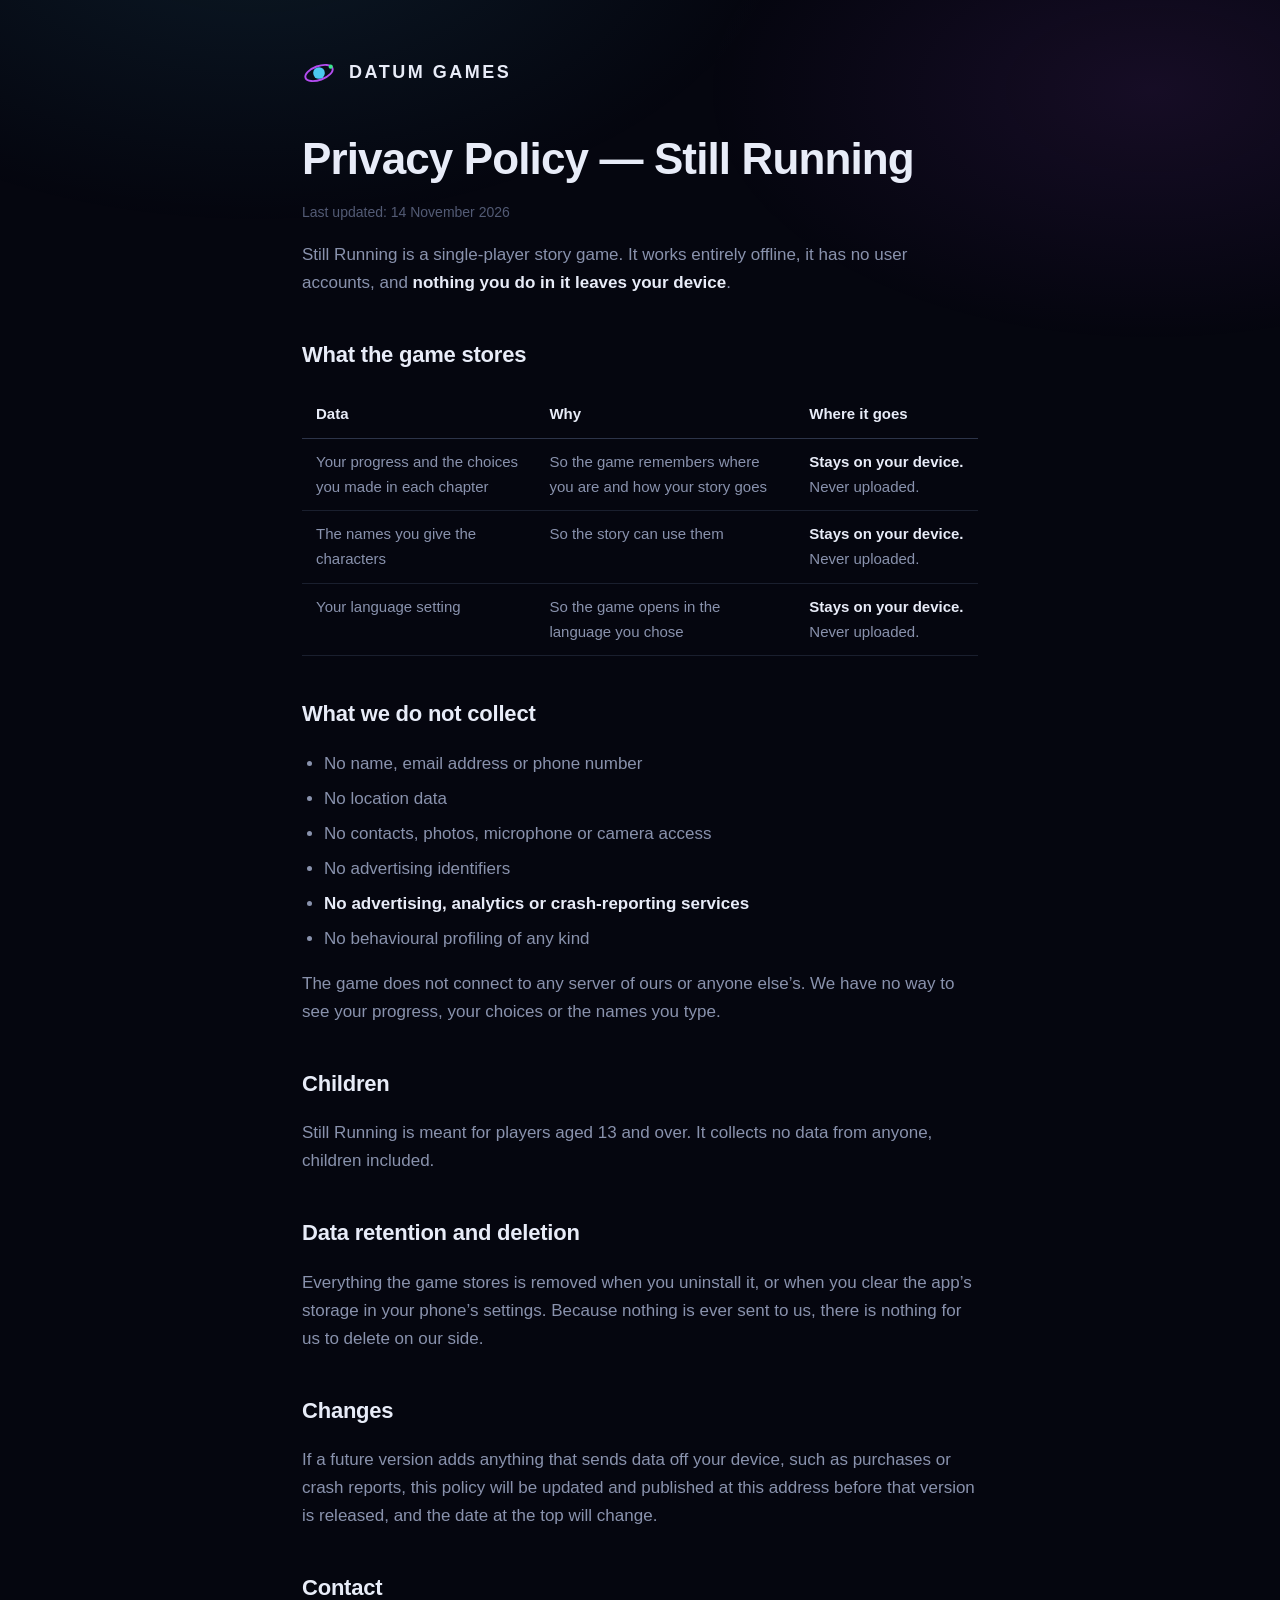
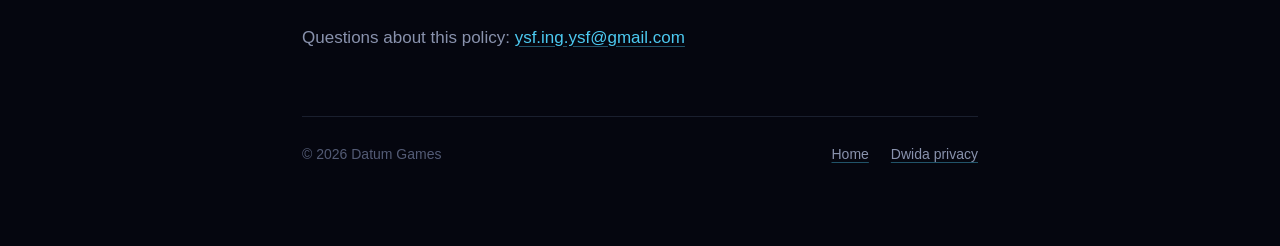
<file: still-running-privacy.html>
<!doctype html>
<html lang="en">
<head>
<meta charset="utf-8">
<meta name="viewport" content="width=device-width, initial-scale=1">
<title>Privacy Policy — Still Running | Datum Games</title>
<meta name="description" content="Privacy policy for Still Running. Nothing leaves your device: no accounts, no advertising, no analytics.">
<link rel="stylesheet" href="style.css">
<link rel="icon" href="data:image/svg+xml,<svg xmlns='http://www.w3.org/2000/svg' viewBox='0 0 32 32'><circle cx='16' cy='16' r='5' fill='%234CC9F0'/><ellipse cx='16' cy='16' rx='13' ry='6' fill='none' stroke='%23B34CF0' stroke-width='2'/></svg>">
</head>
<body>
<div class="wrap">

  <a class="brand" href="./">
    <svg class="mark" viewBox="0 0 32 32" aria-hidden="true">
      <ellipse cx="16" cy="16" rx="13.5" ry="6.5" fill="none" stroke="#B34CF0" stroke-width="1.8" transform="rotate(-20 16 16)"/>
      <circle cx="16" cy="16" r="5.5" fill="#4CC9F0"/>
      <circle cx="27" cy="10" r="2" fill="#39E68B"/>
    </svg>
    <span class="brand-name">Datum Games</span>
  </a>

  <h1>Privacy Policy — Still Running</h1>
  <p class="updated">Last updated: 14 November 2026</p>

  <p>
    Still Running is a single-player story game. It works entirely offline, it
    has no user accounts, and <strong>nothing you do in it leaves your device</strong>.
  </p>

  <h2>What the game stores</h2>

  <div class="table-scroll">
  <table>
    <thead>
      <tr><th>Data</th><th>Why</th><th>Where it goes</th></tr>
    </thead>
    <tbody>
      <tr>
        <td>Your progress and the choices you made in each chapter</td>
        <td>So the game remembers where you are and how your story goes</td>
        <td><strong>Stays on your device.</strong> Never uploaded.</td>
      </tr>
      <tr>
        <td>The names you give the characters</td>
        <td>So the story can use them</td>
        <td><strong>Stays on your device.</strong> Never uploaded.</td>
      </tr>
      <tr>
        <td>Your language setting</td>
        <td>So the game opens in the language you chose</td>
        <td><strong>Stays on your device.</strong> Never uploaded.</td>
      </tr>
    </tbody>
  </table>
  </div>

  <h2>What we do not collect</h2>
  <ul>
    <li>No name, email address or phone number</li>
    <li>No location data</li>
    <li>No contacts, photos, microphone or camera access</li>
    <li>No advertising identifiers</li>
    <li><strong>No advertising, analytics or crash-reporting services</strong></li>
    <li>No behavioural profiling of any kind</li>
  </ul>
  <p>
    The game does not connect to any server of ours or anyone else’s. We have
    no way to see your progress, your choices or the names you type.
  </p>

  <h2>Children</h2>
  <p>
    Still Running is meant for players aged 13 and over. It collects no data
    from anyone, children included.
  </p>

  <h2>Data retention and deletion</h2>
  <p>
    Everything the game stores is removed when you uninstall it, or when you
    clear the app’s storage in your phone’s settings. Because nothing is ever
    sent to us, there is nothing for us to delete on our side.
  </p>

  <h2>Changes</h2>
  <p>
    If a future version adds anything that sends data off your device, such as
    purchases or crash reports, this policy will be updated and published at
    this address before that version is released, and the date at the top will
    change.
  </p>

  <h2>Contact</h2>
  <p>
    Questions about this policy:
    <a href="mailto:ysf.ing.ysf@gmail.com">ysf.ing.ysf@gmail.com</a>
  </p>

  <footer>
    <span>© 2026 Datum Games</span>
    <span class="spacer"></span>
    <a href="./">Home</a>
    <a href="privacy.html">Dwida privacy</a>
  </footer>

</div>
</body>
</html>
</file>
<file: style.css>
/*
 * Datum Games — shared styles.
 *
 * The palette is the game's own (src/theme.ts in the game repo): near-black background, cyan
 * primary, violet accent. The site should look like it came from the same place
 * the game did.
 *
 * Everything is self-contained — no webfonts, no CDN, no analytics. A privacy
 * policy served from a page that phones a third party is a bad look, and this
 * site exists partly to be that policy's home.
 */

:root {
  --bg: #05060f;
  --bg-deep: #02030a;
  --panel: rgba(140, 160, 210, 0.06);
  --edge: rgba(140, 160, 210, 0.16);
  --text: #e8ecf8;
  --dim: #8992ad;
  --faint: #535b75;
  --primary: #4cc9f0;
  --accent: #b34cf0;
  --goal: #39e68b;
}

* {
  box-sizing: border-box;
}

body {
  margin: 0;
  background: var(--bg);
  color: var(--text);
  font-family: -apple-system, BlinkMacSystemFont, "Segoe UI", Roboto, "Helvetica Neue",
    Arial, "Apple SD Gothic Neo", "Noto Sans KR", sans-serif;
  line-height: 1.65;
  font-size: 17px;
  -webkit-font-smoothing: antialiased;
}

/* A faint deep-space wash, so the page is not a flat black rectangle. */
body::before {
  content: "";
  position: fixed;
  inset: 0;
  pointer-events: none;
  background:
    radial-gradient(60vw 50vh at 20% -10%, rgba(76, 201, 240, 0.10), transparent 70%),
    radial-gradient(50vw 40vh at 90% 10%, rgba(179, 76, 240, 0.10), transparent 70%);
}

.wrap {
  position: relative;
  max-width: 720px;
  margin: 0 auto;
  padding: 56px 22px 80px;
}

/* ---- masthead ---- */

.brand {
  display: flex;
  align-items: center;
  gap: 13px;
  text-decoration: none;
  color: inherit;
  margin-bottom: 44px;
}

.mark {
  width: 34px;
  height: 34px;
  flex: none;
}

.brand-name {
  font-size: 18px;
  font-weight: 700;
  letter-spacing: 0.14em;
  text-transform: uppercase;
}

h1 {
  font-size: clamp(30px, 6vw, 44px);
  line-height: 1.15;
  letter-spacing: -0.02em;
  margin: 0 0 16px;
}

.lede {
  color: var(--dim);
  font-size: clamp(17px, 2.4vw, 19px);
  margin: 0 0 40px;
  max-width: 54ch;
}

/* ---- game card ---- */

.game {
  border: 1px solid var(--edge);
  border-radius: 16px;
  background: var(--panel);
  padding: 26px;
  margin: 0 0 20px;
}

.game h2 {
  margin: 0 0 4px;
  font-size: 24px;
  letter-spacing: -0.01em;
}

.tagline {
  color: var(--primary);
  font-size: 14px;
  letter-spacing: 0.08em;
  text-transform: uppercase;
  margin: 0 0 16px;
}

.game p {
  color: var(--dim);
  margin: 0 0 14px;
}

.game p:last-child {
  margin-bottom: 0;
}

.status {
  display: inline-block;
  border: 1px solid rgba(57, 230, 139, 0.4);
  color: var(--goal);
  border-radius: 999px;
  padding: 4px 13px;
  font-size: 13px;
  letter-spacing: 0.04em;
  margin-top: 6px;
}

/* ---- long-form pages ---- */

h2 {
  font-size: 22px;
  margin: 40px 0 12px;
  letter-spacing: -0.01em;
}

h3 {
  font-size: 18px;
  margin: 28px 0 8px;
  color: var(--primary);
}

p,
li {
  color: var(--dim);
}

strong {
  color: var(--text);
  font-weight: 600;
}

a {
  color: var(--primary);
  text-decoration-color: rgba(76, 201, 240, 0.4);
  text-underline-offset: 3px;
}

a:hover {
  text-decoration-color: var(--primary);
}

ul {
  padding-left: 22px;
}

li {
  margin-bottom: 7px;
}

hr {
  border: 0;
  border-top: 1px solid var(--edge);
  margin: 40px 0;
}

/* Tables carry the "what we collect" grid, which is the substance of the
   policy — so they get to be readable on a phone rather than clipped. */
.table-scroll {
  overflow-x: auto;
  margin: 18px 0;
}

table {
  border-collapse: collapse;
  width: 100%;
  min-width: 460px;
  font-size: 15px;
}

th,
td {
  text-align: left;
  padding: 11px 14px;
  border-bottom: 1px solid var(--edge);
  vertical-align: top;
}

th {
  color: var(--text);
  font-weight: 600;
  border-bottom-color: rgba(140, 160, 210, 0.3);
}

td {
  color: var(--dim);
}

.note {
  border-left: 2px solid var(--accent);
  padding: 2px 0 2px 16px;
  margin: 22px 0;
  color: var(--dim);
}

.updated {
  color: var(--faint);
  font-size: 14px;
  margin-top: 8px;
}

/* ---- footer ---- */

footer {
  margin-top: 64px;
  padding-top: 26px;
  border-top: 1px solid var(--edge);
  color: var(--faint);
  font-size: 14px;
  display: flex;
  flex-wrap: wrap;
  gap: 10px 22px;
  align-items: center;
}

footer a {
  color: var(--dim);
}

footer .spacer {
  flex: 1;
}

@media (max-width: 560px) {
  .wrap {
    padding: 38px 18px 60px;
  }
  body {
    font-size: 16px;
  }
}
</file>
